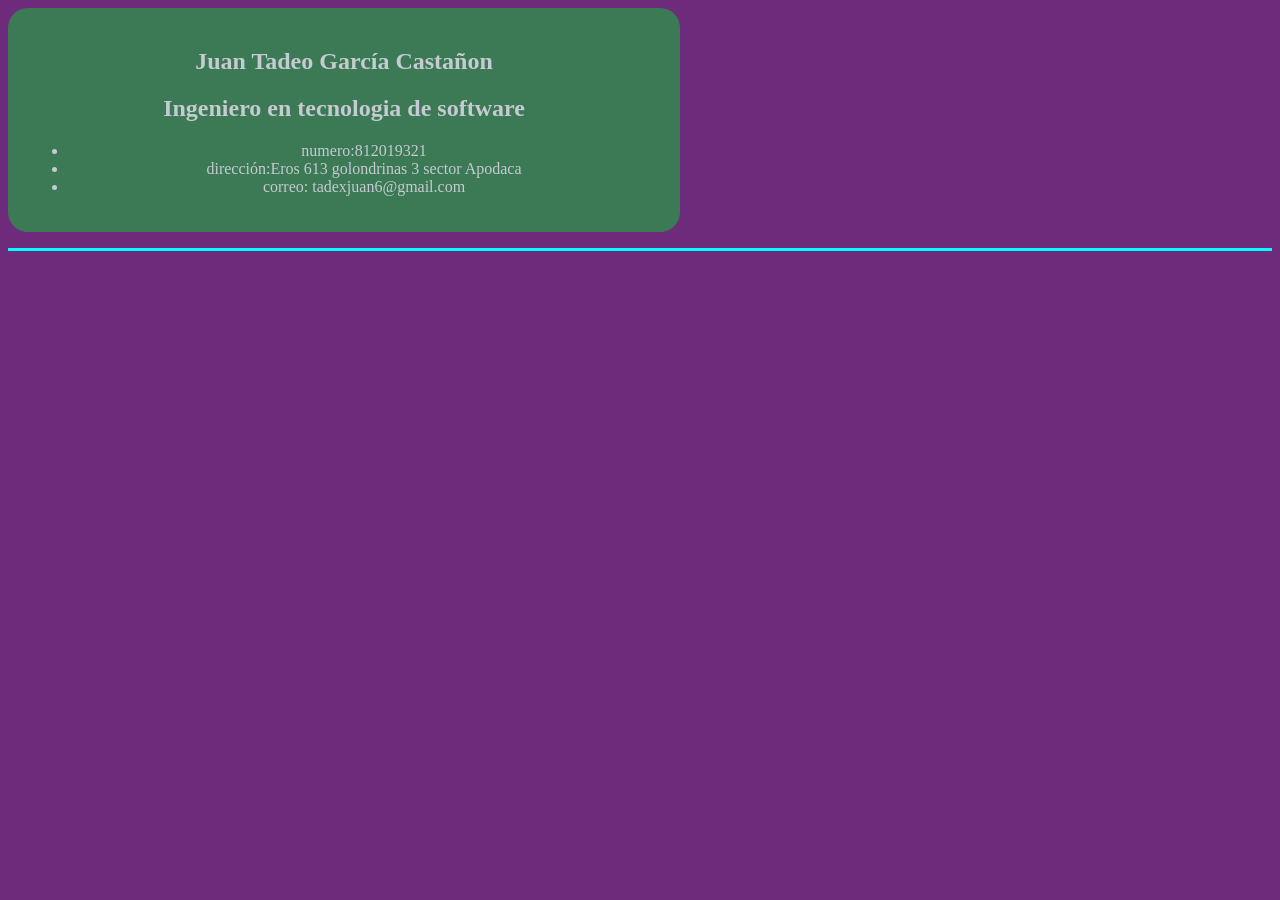
<file: index.html>
<!DOCTYPE html>
<html lang="en">
    <head>
        <meta charset="UTF-8">
        <meta http-equiv="X-UA-Compatible" content="IE=edge">
        <meta name="viewport" content="width=device-width, initial-scale=1.0">
        <link rel="stylesheet" href="style.css">
        <!-- <link rel="=stylesheet" href="style.css">             Esto está mal -->
   
        <!-- Esto está mal -->
        <title>Experiencia laboral</title>
    </head>
    <body>
        <div class="contenedor">
            <h2>Juan Tadeo García Castañon</h2>
            <h2>Ingeniero en tecnologia de software</h2>
            <ul>
                <li>numero:812019321 </li>
                <li>dirección:Eros 613 golondrinas 3 sector Apodaca</li>
                <li>correo: tadexjuan6@gmail.com</li>
                
            </ul>
        </div>
        <p class="border"></p>
          
    </body>
</html>
</file>
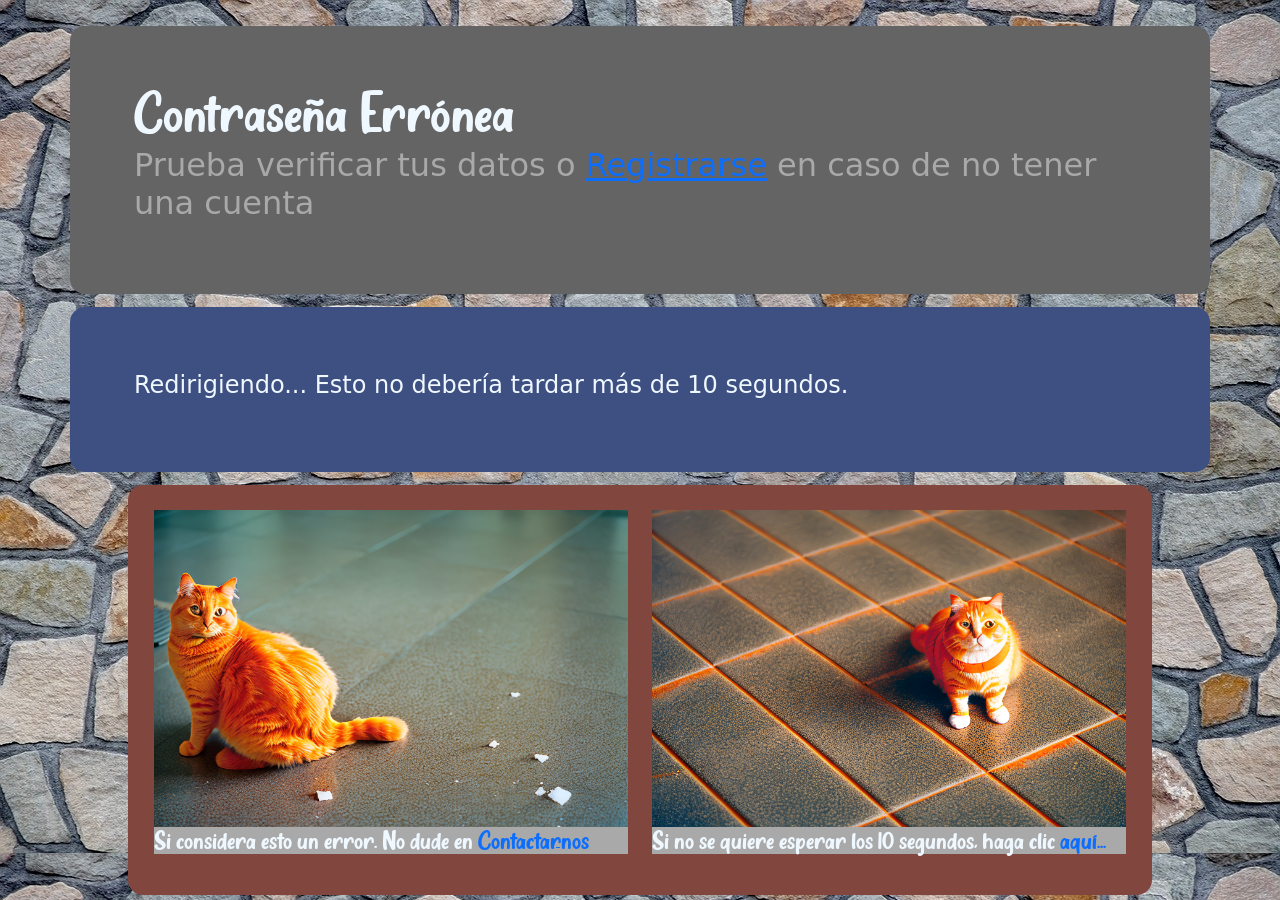
<file: Pagina de ventas/Pyarsa/Contraseña_Mal.html>
<!DOCTYPE html>
<html>
<head>
  <meta charset="UTF-8">
  <title>Página de espera</title>
  <link href="https://cdn.jsdelivr.net/npm/bootstrap@5.3.0-alpha3/dist/css/bootstrap.min.css" rel="stylesheet" integrity="sha384-KK94CHFLLe+nY2dmCWGMq91rCGa5gtU4mk92HdvYe+M/SXH301p5ILy+dN9+nJOZ" crossorigin="anonymous">

<style>
    /* Esto es sólo para incluir unn tipo de letra que me gusta mucho. */
    @font-face {
    font-family: 'Delight';
    src: url('Delight.ttf') format('truetype');
  }
    h1{
       font-family: 'Delight', sans-serif;
       color: aliceblue;
       }
    h2{
        color: darkgrey;
    }
    body{
        background-image: url(Piedra_Fondo2.jpg);
    }
    #Contenedor1{

        margin-bottom: 1%;
        margin-top: 2%;
        padding: 5%;
        background-color: rgba(100,100,100);
        border-radius: 15px;

        
    }
    #Contenedor2{

        padding: 5%;
        background-color: rgb(62, 79, 129);
        color: aliceblue;
        border-radius: 15px;
    }
    #Contenedor3{
        max-width: 80%;
        margin-top: 1%;
        padding: 2%;
        background-color: rgb(129, 71, 62);
        color: aliceblue;
        border-radius: 15px;
    }
    img{
        width: 100%;
    }
    p{
        background-color: darkgrey;
        font-family: 'Delight', sans-serif;
        font-size: large;
    }
  </style>

  <script>
    // Función para redirigir a la página deseada
    function redirigir() {
      window.location.href = 'login.php';
    }

    // Esperar 20 segundos y luego redirigir
    setTimeout(redirigir, 10000); // 20000 milisegundos = 20 segundos
  </script>

</head>
<body>
    <div id="Contenedor1" class="container">
        <h1>Contraseña Errónea</h1>
        <h2>Prueba verificar tus datos o <a href="Formulario_Registro.html">Registrarse</a> en caso de no tener una cuenta</h2>
     </div>
     <div id="Contenedor2" class="container">
        <h4>Redirigiendo... Esto no debería tardar más de 10 segundos.</h4>
     </div>
     <div id="Contenedor3" class="container">
        <div class="row">
            <div class="col-6">
                <img src="index/Imagen1.png" alt="Imagen_GatoPanzón1">
                <p>Si considera esto un error. No dude en <a href="Contacto.html">Contactarnos</a></p>
            </div>
            <div class="col-6">
                <img src="index/Imagen2.png" alt="Imagen_GatoPanzón1">
                <p>Si no se quiere esperar los 10 segundos, haga clic <a href="index.html">aquí...</a></p>
            </div>
        </div>
     </div>
</body>
</html>
</file>
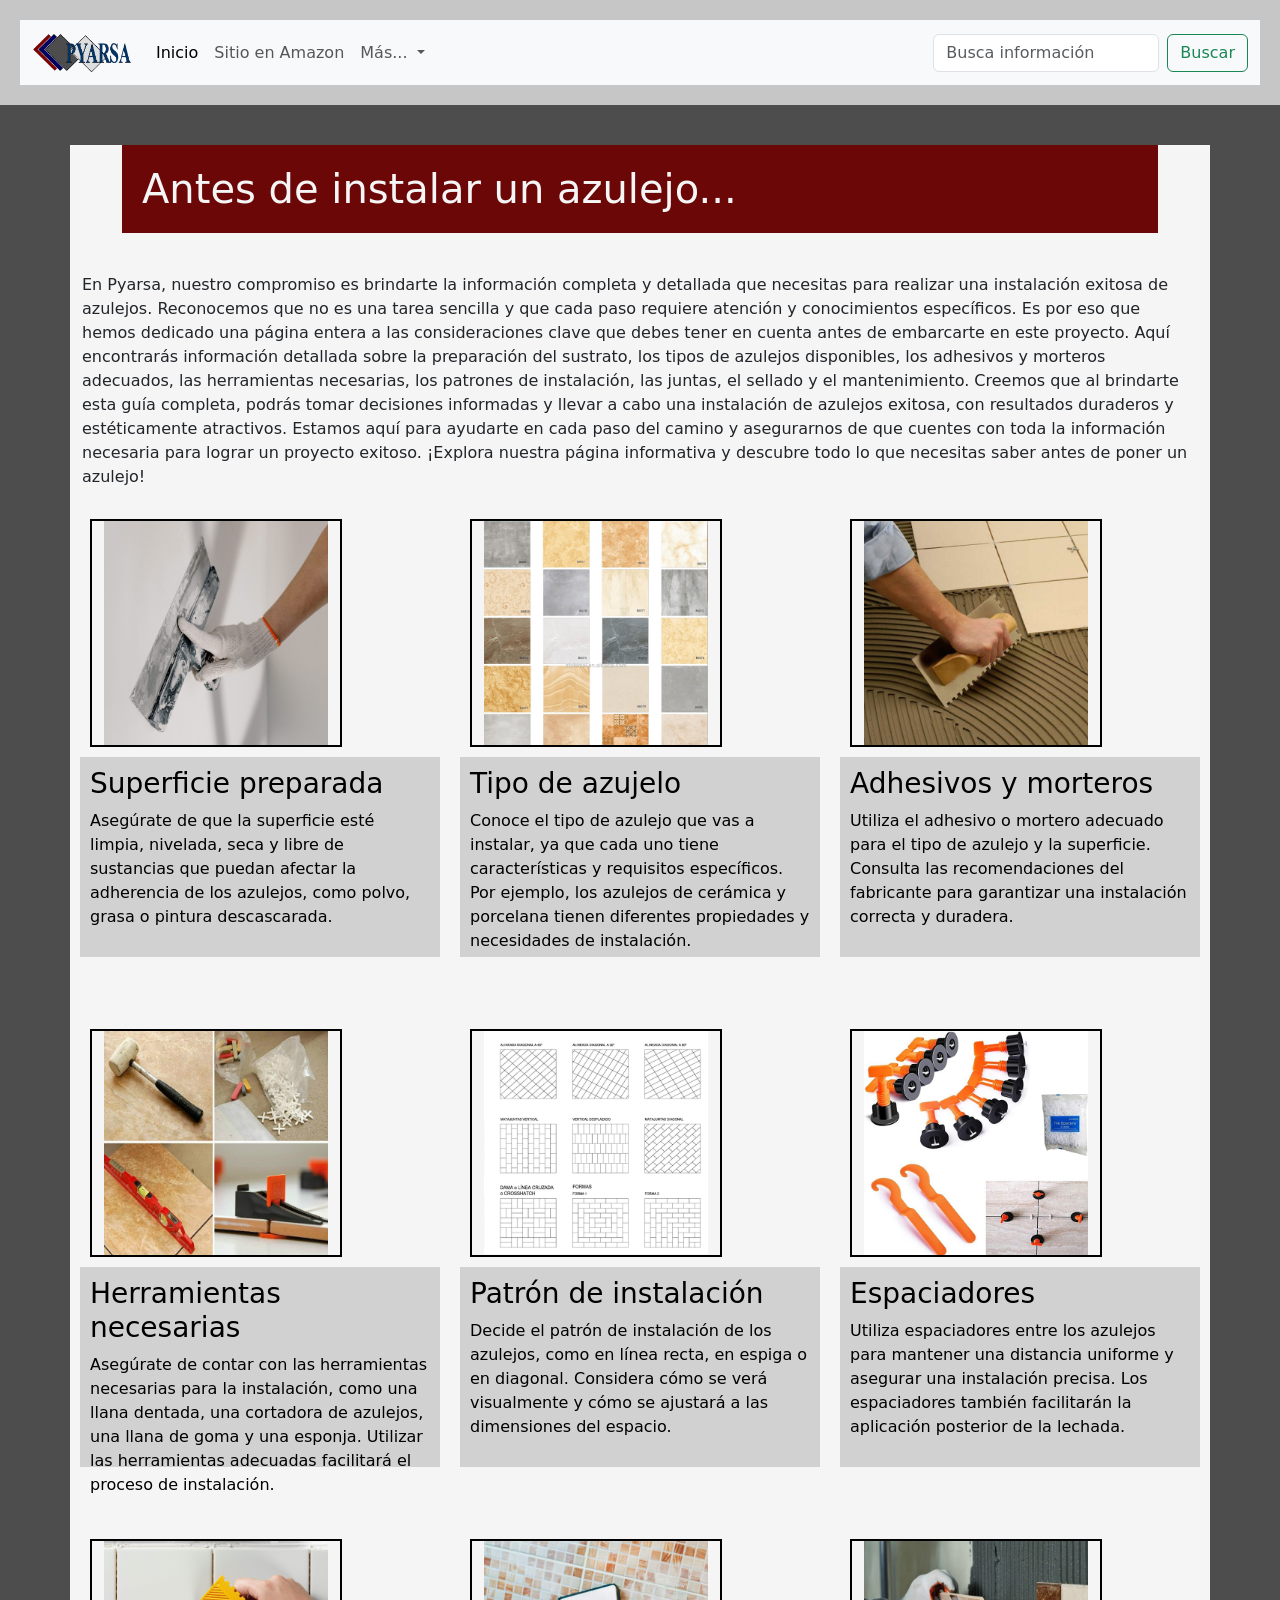
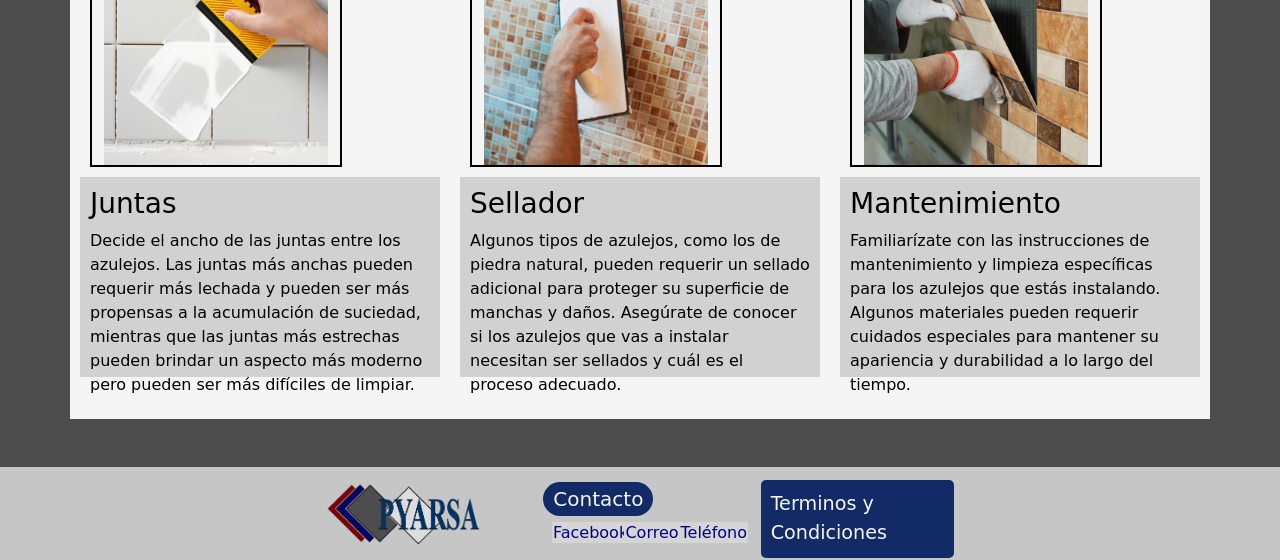
<file: Pagina de ventas/Pyarsa/Información.html>
<!DOCTYPE html>
<html lang="en">
<head>
    <meta charset="UTF-8">
    <meta http-equiv="X-UA-Compatible" content="IE=edge">
    <meta name="viewport" content="width=device-width, initial-scale=1.0">
    <link rel="stylesheet" href="css/bootstrap.min.css">
    <link rel="stylesheet" href="css/Informacion.css">
    <script src="js/bootstrap.bundle.min.js"></script>
    <title>Información sobre azulejos</title>
</head>
<body>
    

    <header id="Header">
        <!-- <div id="Row_Header" class="row">

            <div id ="Contenedor_Logo_Header" class="col-2">
                <img id="Logo_Header" src="Banda_Logo_Fondo.png" alt="Logo_Header">
            </div>

            <div id="Contenedor_Menu_Busqueda" class="col-8">
                <input id="Menu_Busqueda" placeholder = "Escriba aquí para iniciar una búsqueda local" type="text">
            </div>

            <div class="col-1" id="BotonSalir">
              <button onclick="location.href='Index.html'" type="button" class="btn btn-light" id="BotoncitoSalir">Salir</button>
            </div>

        </div> -->

        <nav class="navbar navbar-expand-lg bg-body-tertiary">
          <div class="container-fluid">
            <a class="navbar-brand" href="Index.html">
              <div id ="Contenedor_Logo_Header" class="col-2">
                <img id="Logo_Header" src="Banda_Logo_Fondo.png" alt="Logo_Header">
            </div></a>
            <button class="navbar-toggler" type="button" data-bs-toggle="collapse" data-bs-target="#navbarSupportedContent" aria-controls="navbarSupportedContent" aria-expanded="false" aria-label="Toggle navigation">
              <span class="navbar-toggler-icon"></span>
            </button>
            <div class="collapse navbar-collapse" id="navbarSupportedContent">
              <ul class="navbar-nav me-auto mb-2 mb-lg-0">
                <li class="nav-item">
                  <a class="nav-link active" aria-current="page" href="index.html">Inicio</a>
                </li>
                <li class="nav-item">
                  <a class="nav-link" href="https://local.infobel.mx/MX100388604-8242423300/pyarsa-ciudad_sabinas_hidalgo.html">Sitio en Amazon</a>
                </li>
                <li class="nav-item dropdown">
                  <a class="nav-link dropdown-toggle" href="#" role="button" data-bs-toggle="dropdown" aria-expanded="false">
                    Más...
                  </a>
                  <ul class="dropdown-menu">
                    <li><a class="dropdown-item" href="https://api.whatsapp.com/send/?phone=8125361954&text&type=phone_number&app_absent=0">Pedido personal</a></li>
                    <li><a class="dropdown-item" href="Información.html">Ayuda</a></li>
                    <li><hr class="dropdown-divider"></li>
                    <li><a class="dropdown-item" href="https://www.homedepot.com.mx/SearchDisplay?categoryId=&storeId=10351&catalogId=10101&langId=-5&sType=SimpleSearch&resultCatEntryType=2&showResultsPage=true&searchSource=Q&pageView=&beginIndex=0&pageSize=20&searchTerm=pisoS">Tienda Funcional (Home Depot)</a></li>
                  </ul>
                </li>
              </ul>
              <form class="d-flex" role="search">
                <input class="form-control me-2" type="search" placeholder="Busca información" aria-label="Search">
                <button class="btn btn-outline-success" type="submit">Buscar</button>
              </form>
            </div>
          </div>
        </nav>

    </header>    


    <div id="Contenedor0" class="container">
        <h1 id="TituloPrincipal">Antes de instalar un azulejo...</h1>

        En Pyarsa, nuestro compromiso es brindarte la información completa y detallada que necesitas para realizar una instalación exitosa de azulejos. Reconocemos que no es una tarea sencilla y que cada paso requiere atención y conocimientos específicos.
        Es por eso que hemos dedicado una página entera a las consideraciones clave que debes tener en cuenta antes de embarcarte en este proyecto. Aquí encontrarás información detallada sobre la preparación del sustrato, los tipos de azulejos disponibles, los adhesivos y morteros adecuados, las herramientas necesarias, los patrones de instalación, las juntas, el sellado y el mantenimiento.
        Creemos que al brindarte esta guía completa, podrás tomar decisiones informadas y llevar a cabo una instalación de azulejos exitosa, con resultados duraderos y estéticamente atractivos. Estamos aquí para ayudarte en cada paso del camino y asegurarnos de que cuentes con toda la información necesaria para lograr un proyecto exitoso.
        ¡Explora nuestra página informativa y descubre todo lo que necesitas saber antes de poner un azulejo!

        <div id="Row1" class="row">


            <div class="col-4 CuadroTexto1">
                <div class="container ContenedorImagen">
                <img class="ImagenInformacion" src="css/ImagenInformativa1.png" alt="ImagenInformativa7">
                </div>
                <div class="container ContenedorTexto">
                <h3 class="TituloTexto">Superficie preparada</h3>
                Asegúrate de que la superficie esté limpia, nivelada, seca y libre de sustancias que puedan afectar la adherencia de los azulejos, como polvo, grasa o pintura descascarada.
                </div>
            </div>

            <div class="col-4 CuadroTexto1">
                <div class="container ContenedorImagen">
                    <img class="ImagenInformacion" src="css/ImagenInformativa2.png" alt="ImagenInformativa8">
                </div>
                <div class="container ContenedorTexto">
                    <h3 class="TituloTexto">Tipo de azujelo</h3>
                    Conoce el tipo de azulejo que vas a instalar, ya que cada uno tiene características y requisitos específicos. Por ejemplo, los azulejos de cerámica y porcelana tienen diferentes propiedades y necesidades de instalación.
                </div>
            </div>

            <div class="col-4 CuadroTexto1">
                <div class="container ContenedorImagen">
                    <img class="ImagenInformacion" src="css/ImagenInformativa3.png" alt="ImagenInformativa9">
                </div>
                <div class="container ContenedorTexto">
                <h3 class="TituloTexto">Adhesivos y morteros</h3>
                Utiliza el adhesivo o mortero adecuado para el tipo de azulejo y la superficie. Consulta las recomendaciones del fabricante para garantizar una instalación correcta y duradera.
                </div>
            </div>
         

        </div>



    <div id="Row2" class="row">


        <div class="col-4 CuadroTexto1">
            <div class="container ContenedorImagen">
            <img class="ImagenInformacion" src="css/ImagenInformativa4.png" alt="ImagenInformativa1">
            </div>
            <div class="container ContenedorTexto">
            <h3 class="TituloTexto">Herramientas necesarias</h3>
            Asegúrate de contar con las herramientas necesarias para la instalación, como una llana dentada, una cortadora de azulejos, una llana de goma y una esponja. Utilizar las herramientas adecuadas facilitará el proceso de instalación.
            </div>
        </div>

        <div class="col-4 CuadroTexto1">
            <div class="container ContenedorImagen">
                <img class="ImagenInformacion" src="css/ImagenInformativa5.png" alt="ImagenInformativa2">
            </div>
            <div class="container ContenedorTexto">
            <h3 class="TituloTexto">Patrón de instalación</h3>
            Decide el patrón de instalación de los azulejos, como en línea recta, en espiga o en diagonal. Considera cómo se verá visualmente y cómo se ajustará a las dimensiones del espacio.
            </div>
        </div>

        <div class="col-4 CuadroTexto1">
            <div class="container ContenedorImagen">
                <img class="ImagenInformacion" src="css/ImagenInformativa6.png" alt="ImagenInformativa3">
            </div>
            <div class="container ContenedorTexto">
                <h3 class="TituloTexto">Espaciadores</h3>
                Utiliza espaciadores entre los azulejos para mantener una distancia uniforme y asegurar una instalación precisa. Los espaciadores también facilitarán la aplicación posterior de la lechada.
            </div>
        </div>
     
</div>




<div id="Row1" class="row">


    <div class="col-4 CuadroTexto1">
        <div class="container ContenedorImagen">
        <img class="ImagenInformacion" src="css/ImagenInformativa7.png" alt="ImagenInformativa4">
        </div>
        <div class="container ContenedorTexto">
            <h3 class="TituloTexto">Juntas</h3>
            Decide el ancho de las juntas entre los azulejos. Las juntas más anchas pueden requerir más lechada y pueden ser más propensas a la acumulación de suciedad, mientras que las juntas más estrechas pueden brindar un aspecto más moderno pero pueden ser más difíciles de limpiar.
        </div>
    </div>

    <div class="col-4 CuadroTexto1">
        <div class="container ContenedorImagen">
            <img class="ImagenInformacion" src="css/ImagenInformativa8.png" alt="ImagenInformativa5">
        </div>
        <div class="container ContenedorTexto">
            <h3 class="TituloTexto">Sellador</h3>
            Algunos tipos de azulejos, como los de piedra natural, pueden requerir un sellado adicional para proteger su superficie de manchas y daños. Asegúrate de conocer si los azulejos que vas a instalar necesitan ser sellados y cuál es el proceso adecuado. 
        </div>
    </div>

    <div class="col-4 CuadroTexto1">
        <div class="container ContenedorImagen">
            <img class="ImagenInformacion" src="css/ImagenInformativa9.png" alt="ImagenInformativa6">
        </div>
        <div class="container ContenedorTexto">
            <h3 class="TituloTexto">Mantenimiento</h3>
            Familiarízate con las instrucciones de mantenimiento y limpieza específicas para los azulejos que estás instalando. Algunos materiales pueden requerir cuidados especiales para mantener su apariencia y durabilidad a lo largo del tiempo.
        </div>
    </div>
 

</div>
</div>
<br><br>

<footer>
    <div id="Row_Footer" class="row">
        <div class="col-6">
            <div id="Footer_0" class="row">
                
                <div id="Footer_1" class="col-4">
                    <img id="Logo_Footer" src="Banda_Logo_Fondo.png" alt="LogotipoFooter">
                </div>
                <div id="Footer_2" class="col-4">
                    <label id ="Label_Contacto">Contacto</label> <br>
                    <div class="row  justify-content-center align-items-center">
                      <div class="col-4">
                        <a href="https://www.facebook.com/p/Pyarsa-100066391909015/ ">Facebook</a>
                      </div>
                      <div class="col-4">
                        <a href="ranfery_morales@hotmail.com">Correo</a> 
                      </div>
                      <div id="tel" class="col-4">
                        <a href="https://wa.me/8125361954">Teléfono</a>
                      </div>
                    </div>
                         
                </div>
                <div id="Footer_3" class="col-4">
                  <a href="Terminos_Condiciones.html">Terminos y Condiciones</a> <br>
                </div>

        </div>
        </div>
    </div>
</footer>



</body>
</html>
</file>
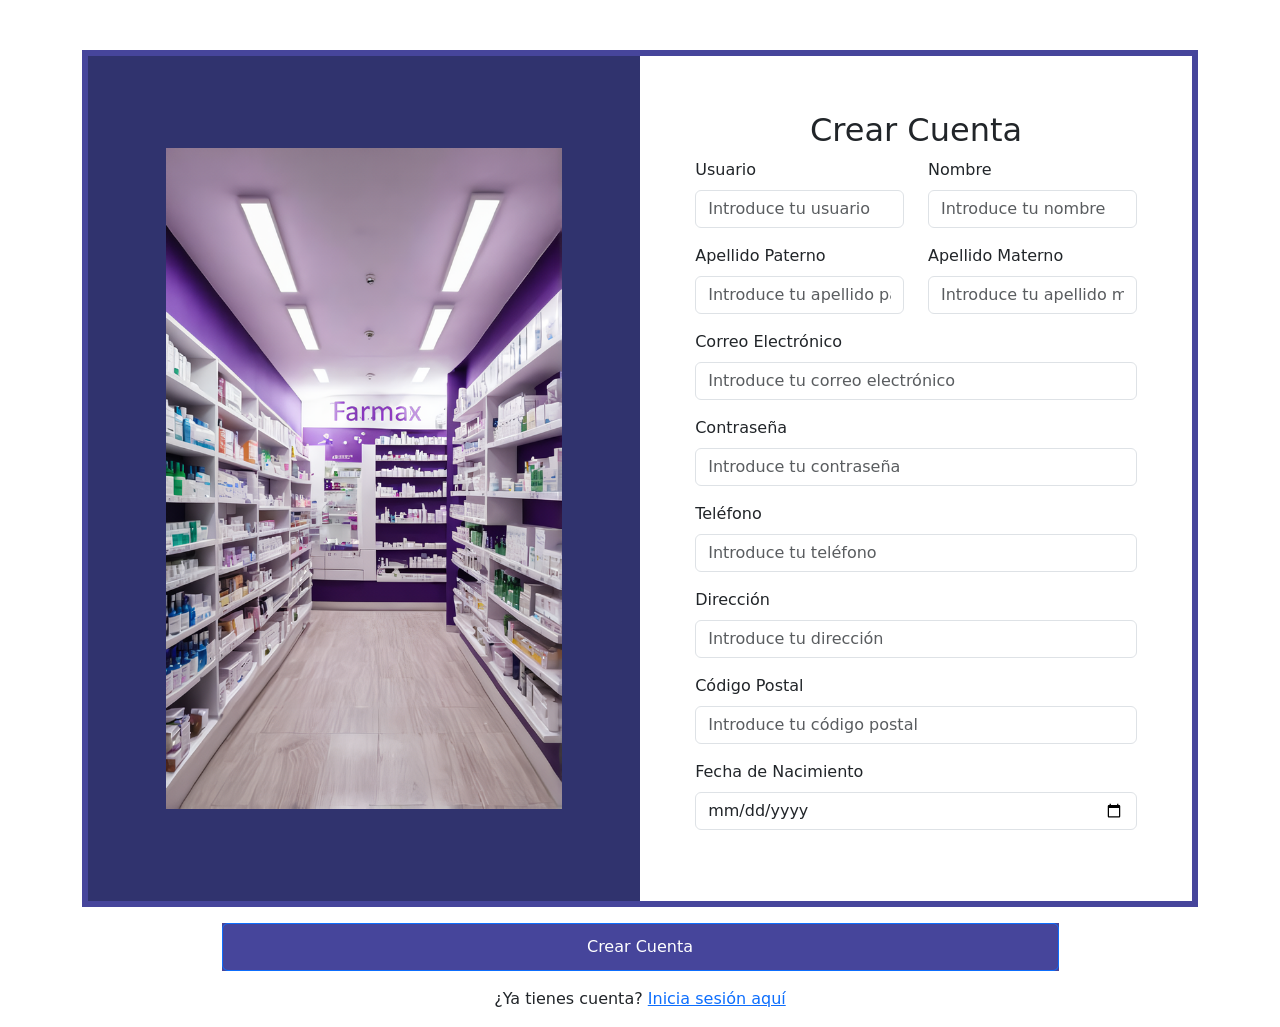
<file: PIA_LabWeb/PIA-LABPROGWEB-master/crearcuenta.html>
<!DOCTYPE html>
<html lang="es">
<head>
  <meta charset="UTF-8">
  <meta name="viewport" content="width=device-width, initial-scale=1.0">
  <title>Crear Cuenta</title>
  <link rel="stylesheet" href="crearcuenta.css">
  <!-- Bootstrap CSS -->
  <link href="https://cdn.jsdelivr.net/npm/bootstrap@5.0.2/dist/css/bootstrap.min.css" rel="stylesheet" integrity="sha384-EVSTQN3/azprG1Anm3QDgpJLIm9Nao0Yz1ztcQTwFspd3yD65VohhpuuCOmLASjC" crossorigin="anonymous">

</head>
<body>
  <div id="ContenedorPrincipal" class="container signup-container">
    
    <form>

        <div id="ContenedorSecundario" class="container">
          <div class="row">

            <div id="Parte_Izquierda" class="col-6">
              <img src="Imagenes/Farmax_Pasillo.png" alt="Imagen_Pasillo">
            </div>  
            <div id="Parte_Derecha" class="col-6">
              
              <h2 class="text-center">Crear Cuenta</h2>

              <div id="Fila_Nombres" class="row">
                <div class="col-6">
                  <div class="mb-3">
                    <label for="new-username" class="form-label">Usuario</label>
                    <input type="text" class="form-control" id="new-username" placeholder="Introduce tu usuario" required>
                  </div>
                </div>
                <div class="col-6">
                  <div class="mb-3">
                    <label for="nombre" class="form-label">Nombre</label>
                    <input type="text" class="form-control" id="nombre" placeholder="Introduce tu nombre" required>
                  </div>
                </div>
              </div>
                     
              <div id="Fila_Apellidos" class="row">
                <div class="col-6">
                  <div class="mb-3">
                    <label for="apellido-paterno" class="form-label">Apellido Paterno</label>
                    <input type="text" class="form-control" id="apellido-paterno" placeholder="Introduce tu apellido paterno" required>
                  </div>
                </div>
                <div class="col-6">
                  <div class="mb-3">
                    <label for="apellido-materno" class="form-label">Apellido Materno</label>
                    <input type="text" class="form-control" id="apellido-materno" placeholder="Introduce tu apellido materno" required>
                  </div>
                </div>
              </div>

              <div class="mb-3">
                <label for="new-email" class="form-label">Correo Electrónico</label>
                <input type="email" class="form-control" id="new-email" placeholder="Introduce tu correo electrónico" required>
              </div>

              <div class="mb-3">
                <label for="new-password" class="form-label">Contraseña</label>
                <input type="password" class="form-control" id="new-password" placeholder="Introduce tu contraseña" required>
              </div>

              <div class="mb-3">
                <label for="telefono" class="form-label">Teléfono</label>
                <input type="tel" class="form-control" id="telefono" placeholder="Introduce tu teléfono" required>
              </div>
              <div class="mb-3">
                <label for="direccion" class="form-label">Dirección</label>
                <input type="text" class="form-control" id="direccion" placeholder="Introduce tu dirección" required>
              </div>
              <div class="mb-3">
                <label for="cp" class="form-label">Código Postal</label>
                <input type="text" class="form-control" id="cp" placeholder="Introduce tu código postal" required>
              </div>
              <div class="mb-3">
                <label for="fecha-nacimiento" class="form-label">Fecha de Nacimiento</label>
                <input type="date" class="form-control" id="fecha-nacimiento" required>
              </div>
              
            </div>

          </div>
        </div>

        
        <div id="Boton_CrearCuenta" class="d-grid col-9">
          <button type="submit" class="btn btn-primary">Crear Cuenta</button>
        </div>
      </form>
    <div class="text-center mt-3">
      <p>¿Ya tienes cuenta? <a href="login.html">Inicia sesión aquí</a></p>
    </div>
  </div>

  <!-- Bootstrap JS y dependencias -->
  <script src="https://cdn.jsdelivr.net/npm/bootstrap@5.0.2/dist/js/bootstrap.bundle.min.js" integrity="sha384-MrcW6ZMFYlzcLA8Nl+NtUVF0sA7MsXsP1UyJoMp4YLEuNSfAP+JcXn/tWtIaxVXM" crossorigin="anonymous"></script>
</body>
</html>
</file>
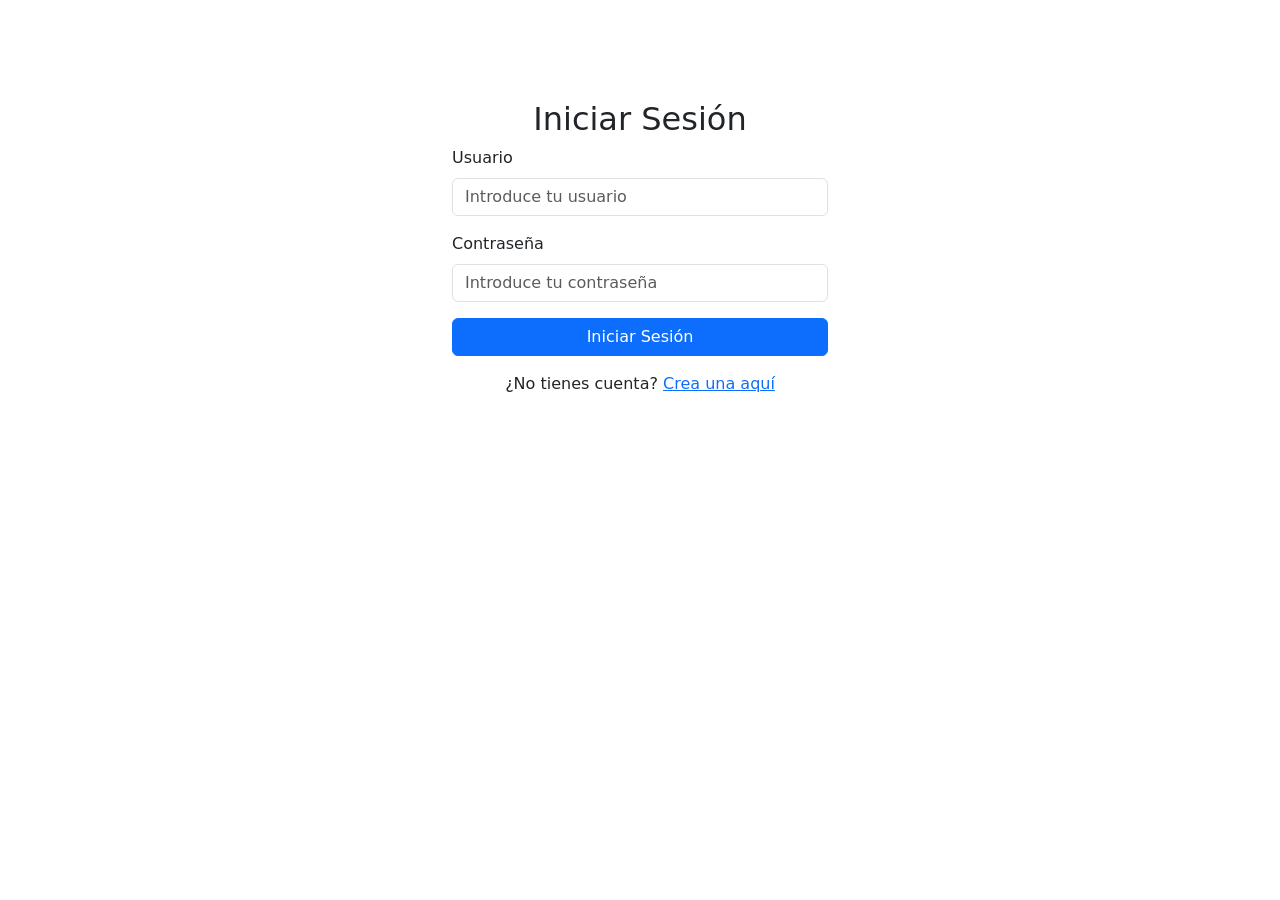
<file: PIA_LabWeb/PIA-LABPROGWEB-master/login.html>
<!DOCTYPE html>
<html lang="es">
<head>
  <meta charset="UTF-8">
  <meta name="viewport" content="width=device-width, initial-scale=1.0">
  <title>Login</title>
  <!-- Bootstrap CSS -->
  <link href="https://cdn.jsdelivr.net/npm/bootstrap@5.0.2/dist/css/bootstrap.min.css" rel="stylesheet" integrity="sha384-EVSTQN3/azprG1Anm3QDgpJLIm9Nao0Yz1ztcQTwFspd3yD65VohhpuuCOmLASjC" crossorigin="anonymous">
  <style>
    .login-container {
      max-width: 400px;
      margin: auto;
      margin-top: 100px;
    }
  </style>
</head>
<body>
  <div class="container login-container">
    <h2 class="text-center">Iniciar Sesión</h2>
    <form>
      <div class="mb-3">
        <label for="username" class="form-label">Usuario</label>
        <input type="text" class="form-control" id="username" placeholder="Introduce tu usuario" required>
      </div>
      <div class="mb-3">
        <label for="password" class="form-label">Contraseña</label>
        <input type="password" class="form-control" id="password" placeholder="Introduce tu contraseña" required>
      </div>
      <div class="d-grid">
        <button type="submit" class="btn btn-primary">Iniciar Sesión</button>
      </div>
    </form>
    <div class="text-center mt-3">
      <p>¿No tienes cuenta? <a href="crearcuenta.html">Crea una aquí</a></p>
    </div>
  </div>

  <!-- Bootstrap JS y dependencias -->
  <script src="https://cdn.jsdelivr.net/npm/bootstrap@5.0.2/dist/js/bootstrap.bundle.min.js" integrity="sha384-MrcW6ZMFYlzcLA8Nl+NtUVF0sA7MsXsP1UyJoMp4YLEuNSfAP+JcXn/tWtIaxVXM" crossorigin="anonymous"></script>
</body>
</html>
</file>
<file: style.css>
body{
    background-color: rgb(110, 42, 123);
}

.contenedor{
    max-width: 50%;
    margin:0;
    text-align: center;
    background-color:rgb(59, 122, 85);
    color: rgb(198, 202, 210);
    border-radius: 20px;
    padding: 20px;
}
.border{
    border-bottom: solid 3px; 
    color:aqua
}
</file>
<file: Pagina de ventas/Pyarsa/css/Informacion.css>
body{
    background-color: rgb(77,77,77);
}






@font-face {
    font-family: 'Delight';
    src: url('Delight.ttf') format('truetype');
  }

#Header{
    max-height: 5%;
    width: 100%;
    background-color: rgb(198,198, 198);
    width: 100%;
    margin: 0;
    padding: 20px; 

}

    #Contenedor_Logo_Header{
        max-width: 100%;
        width: 100px;
    }
        #Logo_Header{
            width: 100%;


    }
        .btn-custom{
            background-color: rgb(0, 157, 255); /* Cambia el color de fondo a rojo (#f00) */
            color: #000000; /* Cambia el color del texto a blanco (#fff) */
            /* Agrega otros estilos personalizados según tus necesidades */
        }
    #Contenedor_Menu_Busqueda{
        width: 70%;
        margin: 0; /* Centra horizontalmente el contenedor */

        height: 15vh; /* Ajusta el alto al 100% de la altura de la ventana del navegador */
        display: flex;
        justify-content: center;
        align-items: center;
    }











#TituloPrincipal{
    background-color: rgb(108, 7, 7);
    color: whitesmoke;
    margin: 40px;
    padding:20px;
}

#Contenedor0{
    background-color: whitesmoke;
}


.ContenedorImagen{
    border-style: solid;
    border-width: 2px;
    border-color: black;

    max-width:  70%;
    max-height: 70%;
    margin: 10px;

    display: flex;
    justify-content: center; /* Alineación horizontal */
    align-items: center; /* Alineación vertical */
}
    .ImagenInformacion{
        height: 100%;
        width: 100%;
    }
.CuadroTexto1{
    padding: 10px;
    margin-top: 10px;
    height: 500px;


}
    .ContenedorTexto{
        background-color: rgb(209, 209, 209);
        color: rgb(0, 0, 0);
        
        height: 200px;
        padding: 10px;
        margin-bottom: 20px;
    }








    #Row_Footer{
        padding-top: 1%;
        padding-bottom: 1%;
        height: auto;
        background-color: rgb(198, 198, 198);
        display: flex;
        justify-content: center;
        align-items: center;
    }
    #Logo_Footer{
        max-width: 80%;
        max-height: 80%;
    }
    
    #Label_Contacto{
        background-color: rgb(18, 43, 102);
        color: whitesmoke;
        font-size: 20px;
        padding-left: 10px;
        padding-right: 10px;
        padding-top: 2px;
        padding-bottom: 2px;
        margin-bottom: 5px;
        border-radius: 20px;
    }
    #Footer_0{
        align-items: center; /* Alineación vertical */
    }
    
    #Footer_2 a{
    background-color: rgb(214, 213, 213);
    color: darkblue;
    text-decoration: none;
    padding: 2%;
    
    margin-top: 50px;
    }
        #tel{
        margin-left: -8%;
        }
    
    #Footer_3 a{
    
    background-color: rgb(18, 43, 102);
    color: whitesmoke !important;
    text-decoration: none !important;
    
    display: flex;
    justify-content: center;
    align-items: center;
    
    border-radius: 5px;
    font-size: larger;
    
    padding: 10px;
    margin-bottom:-35px;
    
    
    }
</file>
<file: PIA_LabWeb/PIA-LABPROGWEB-master/crearcuenta.css>
#ContenedorPrincipal{
    margin-top: 50px;
  }
  
#ContenedorSecundario{
    border-width: 6px;
    border-color: rgb(70, 69, 155);
    border-style: solid;
}

  #Parte_Izquierda{
    background-color: #30336E;
    padding: 5%;
    
    text-align: center;
    display: flex;
    align-items: center;
  }
    #Parte_Izquierda img{
        margin-left: auto;
        margin-right: auto;
        max-width: 90%;
        max-height: 90%;

    }
  #Parte_Derecha{
    padding: 5%;
  }
    #Boton_CrearCuenta{
        margin-top: 1pc;
        margin-left: auto;
        margin-right: auto;

        background-color: rgb(70, 69, 155);
    }
        #Boton_CrearCuenta button{
            height: 3pc;
            background-color: rgb(70, 69, 155);
        }
</file>
